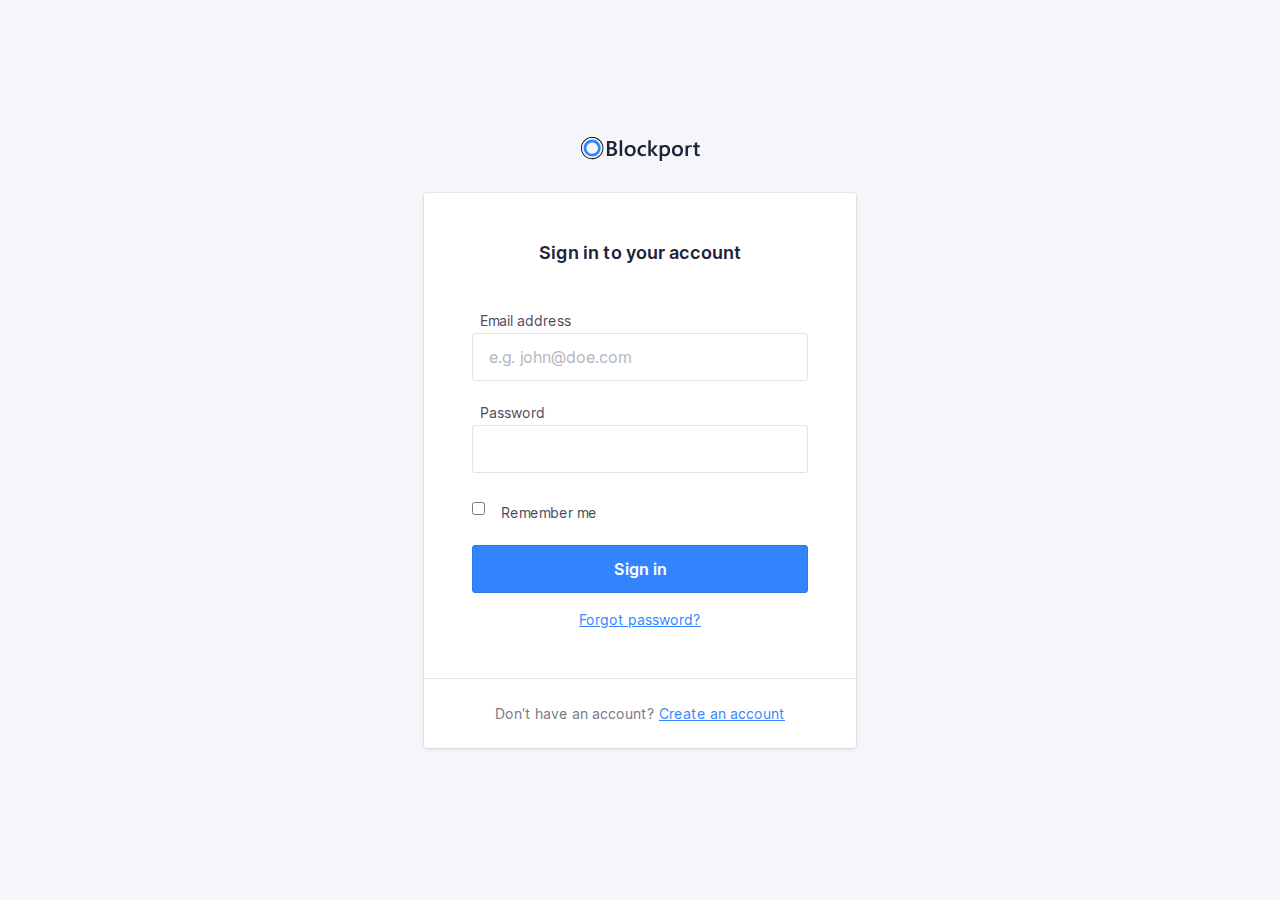
<file: create3-labo1-oplossing-master/index.html>
<!doctype html>
<html lang="en">

<head>
    <meta charset="utf-8">
    <meta http-equiv="x-ua-compatible" content="ie=edge">
    <title>Blockport - Sign in</title>
    <meta name="description" content="This is my HTML5 boilerplate.">
    <meta name="viewport" content="width=device-width, initial-scale=1.0">
    <meta name="msapplication-TileColor" content="#3385FF">
    <meta name="theme-color" content="#3385FF">

    <link rel="apple-touch-icon" sizes="180x180" href="apple-touch-icon.png">
    <link rel="icon" type="image/png" sizes="32x32" href="favicon-32x32.png">
    <link rel="icon" type="image/png" sizes="16x16" href="favicon-16x16.png">
    <link rel="manifest" href="site.webmanifest">
    <link rel="mask-icon" href="safari-pinned-tab.svg" color="#3385FF">

    <link rel="stylesheet" href="css/normalize.css">
    <link rel="stylesheet" href="css/screen.css">
</head>

<body>
    <section class="o-row o-row--lg o-row--login">
        <div class="o-container u-max-width-xs">
            <h1 class="c-logo">
                <svg class="c-logo__symbol" viewBox="0 0 119 24" xmlns="http://www.w3.org/2000/svg">
                    <title>Blockport</title>
                    <path class="c-logo__path c-logo__path--1"
                        d="M25.9496128,18.9917356 L25.9496128,4.04231406 L30.7396633,4.04231406 C32.19945,4.04231406 33.3560606,4.35834712 34.2094949,4.99041321 C35.0252057,5.55089835 35.5052521,6.4769114 35.4896465,7.4598347 C35.5056187,8.25676883 35.2485893,9.03557965 34.7604209,9.6694215 C34.2511175,10.3119823 33.5500641,10.7791057 32.7570539,11.0042975 L32.7570539,11.0459504 C33.6957957,11.1207168 34.5764055,11.5260387 35.2392256,12.1884297 C35.8602694,12.8310744 36.1707912,13.6667769 36.1707912,14.6955372 C36.1979832,15.9155062 35.6268682,17.0730015 34.6382155,17.8016529 C33.6205051,18.5950413 32.3363468,18.9917356 30.7857407,18.9917356 L25.9496128,18.9917356 Z M41.1511616,18.9918689 L38.6990404,18.9918689 L38.6990404,3.18727869 L41.1511616,3.18727869 L41.1511616,18.9918689 Z M49.1105387,19.2396694 C47.4477441,19.2396694 46.1195118,18.741157 45.1258418,17.7441322 C44.1321717,16.7471074 43.6360046,15.4247934 43.6373401,13.7771901 C43.6373401,11.9841322 44.1548767,10.5838017 45.1899495,9.57619833 C46.2250223,8.56859504 47.6200337,8.06479338 49.3749832,8.06479338 C51.0591469,8.06479338 52.3720202,8.55471073 53.3136027,9.53454547 C54.2551852,10.5143802 54.7226376,11.8730579 54.7159596,13.6105785 C54.7159596,15.313719 54.2091077,16.677686 53.195404,17.7024794 C52.1817003,18.7272727 50.8200787,19.2396694 49.1105387,19.2396694 Z M64.9231145,18.4998347 C63.986548,19.011405 62.9292595,19.2667693 61.8599663,19.2396694 C60.2572727,19.2396694 58.9657689,18.7444628 57.9854545,17.7540496 C57.0051402,16.7636364 56.5136477,15.4796694 56.5109764,13.9021488 C56.5109764,12.1434711 57.0385299,10.7312397 58.0936364,9.66545453 C59.1487429,8.59966942 60.5611166,8.0661157 62.3307576,8.06479338 C63.2258904,8.04636779 64.1144193,8.22027864 64.9351347,8.57454547 L64.9351347,10.8277686 C64.2490961,10.2941313 63.4035149,10.0011171 62.5310943,9.99471073 C61.5738178,9.96365776 60.6492491,10.3415166 59.9928283,11.0320661 C59.3330526,11.7236364 59.003165,12.6287603 59.003165,13.747438 C59.003165,14.8661157 59.3136869,15.7381818 59.9347306,16.3636364 C60.5557744,17.0023141 61.3891751,17.3216529 62.4349327,17.3216529 C63.3470917,17.3090469 64.2260005,16.9806241 64.9191077,16.3933884 L64.9191077,18.4998347 L64.9231145,18.4998347 Z M77.1256229,18.9918689 L74.0304209,18.9918689 L69.8393771,13.8605902 L69.7973064,13.8605902 L69.7973064,18.9918689 L67.3451852,18.9918689 L67.3451852,3.18727869 L69.7973064,3.18727869 L69.7973064,13.2039344 L69.8393771,13.2039344 L73.7980303,8.31462295 L76.7349663,8.31462295 L72.2814815,13.4718689 L77.1256229,18.9918689 Z M118.81569,18.8747107 C118.223016,19.1343064 117.578072,19.2557712 116.930522,19.2297521 C114.839007,19.2297521 113.793249,18.2380165 113.793249,16.2545455 L113.793249,10.2128926 L111.990219,10.2128926 L111.990219,8.31669423 L113.793249,8.31669423 L113.793249,5.84528927 L116.235354,5.15702479 L116.235354,8.31669423 L118.81569,8.31669423 L118.81569,10.2128926 L116.235354,10.2128926 L116.235354,15.5504132 C116.235354,16.1824793 116.351549,16.6340496 116.583939,16.905124 C116.81633,17.1761983 117.202312,17.3084298 117.741886,17.3018182 C118.130518,17.3099664 118.50999,17.1844984 118.81569,16.9467769 L118.81569,18.8647934 L118.81569,18.8747107 Z M109.678333,8.12826445 C110.052664,8.12904551 110.426384,8.1582218 110.796212,8.21553718 L110.796212,10.2961983 C110.392833,10.129817 109.958979,10.0480952 109.522071,10.0561983 C108.65244,10.0185786 107.815007,10.3854441 107.258266,11.0479339 C107.143588,11.1960713 107.043624,11.3548242 106.959764,11.5219835 L106.959764,18.9917356 L104.519663,18.9917356 L104.519663,8.37818184 L106.959764,8.66776859 L106.959764,8.67768594 C107.814579,8.30025824 108.742499,8.11272598 109.678333,8.12826445 Z M96.4320707,19.2396694 C94.7692761,19.2396694 93.4410438,18.741157 92.4473737,17.7441322 C91.4537037,16.7471074 90.9575366,15.4247934 90.9588721,13.7771901 C90.9588721,11.9841322 91.4764087,10.5838017 92.5114815,9.57619833 C93.5465543,8.56859504 94.9415657,8.06479338 96.6965152,8.06479338 C98.3806789,8.06479338 99.6935522,8.55471073 100.635135,9.53454547 C101.576717,10.5143802 102.04417,11.8730579 102.037492,13.6105785 C102.037492,15.313719 101.53064,16.677686 100.516936,17.7024794 C99.5032323,18.7272727 98.1416107,19.2396694 96.4320707,19.2396694 Z M87.7494781,9.53454547 C88.6883893,10.5157025 89.1578451,11.873719 89.1578451,13.608595 C89.1591806,15.3117355 88.6523287,16.6757025 87.6372896,17.7004959 C86.6222504,18.7252892 85.258625,19.2376859 83.5464141,19.2376859 C82.7065422,19.2489838 81.8737089,19.0847473 81.1023064,18.7557025 L81.1023064,23.8968595 L78.6622054,23.8968595 L78.6622054,8.31471073 L81.1023064,8.60429752 C81.9552279,8.23296681 82.8792553,8.04891403 83.8108586,8.06479338 C85.5017003,8.06479338 86.8145736,8.55471073 87.7494781,9.53454547 Z M96.5422559,9.99471073 C95.6726247,9.95709108 94.8351921,10.3239565 94.2784512,10.9864463 C93.7241864,11.6476033 93.4470539,12.5580165 93.4470539,13.7176859 C93.4470539,14.8363636 93.7275253,15.7170248 94.288468,16.3596694 C94.8529651,17.0028668 95.6823515,17.3568733 96.5422559,17.3216529 C97.5038721,17.3216529 98.2424466,17.0056198 98.7579798,16.3735537 C99.273513,15.7414876 99.5366216,14.8416529 99.5473064,13.6740496 C99.5473064,12.4998347 99.28954,11.5927273 98.7740067,10.9527273 C98.2584735,10.3127273 97.5145568,9.99338845 96.5422559,9.99471073 Z M28.4438047,6.03570248 L28.4438047,10.286281 L30.0645286,10.286281 C30.9353255,10.286281 31.6178058,10.0833058 32.1119697,9.67735538 C32.6061335,9.27140494 32.8532155,8.69619836 32.8532155,7.95173555 C32.8532155,6.67305785 31.9897643,6.03371902 30.262862,6.03371902 L28.4418013,6.03371902 L28.4438047,6.03570248 Z M28.4438047,12.2796694 L28.4438047,17.0082644 L30.5813973,17.0082644 C31.5163019,17.0082644 32.237514,16.7947108 32.7450337,16.3676033 C33.2602043,15.9259125 33.5416601,15.2742418 33.5083165,14.6003306 C33.5083165,13.0505785 32.4238271,12.2757025 30.2548485,12.2757025 L28.4518182,12.2757025 L28.4438047,12.2796694 Z M49.226734,9.99471073 C48.3571028,9.95709108 47.5196702,10.3239565 46.9629293,10.9864463 C46.4086646,11.6476033 46.131532,12.5580165 46.131532,13.7176859 C46.131532,14.8363636 46.4120034,15.7170248 46.9729461,16.3596694 C47.5370578,17.0036033 48.3664998,17.3583638 49.226734,17.3236364 C50.1883502,17.3236364 50.9269247,17.0076033 51.4424579,16.3755372 C51.9579912,15.7434711 52.2157576,14.8436364 52.2157576,13.6760331 C52.2157576,12.5018182 51.9579912,11.5947107 51.4424579,10.9547107 C50.9269247,10.3147108 50.1883502,9.99471073 49.226734,9.99471073 Z M85.8803367,16.3735537 C86.3958699,15.738843 86.6543043,14.8390083 86.6556397,13.6740496 C86.6556397,12.4985124 86.3978733,11.591405 85.8823401,10.9527273 C85.3668068,10.3140496 84.6282323,9.99471073 83.6666162,9.99471073 C82.796985,9.95709108 81.9595523,10.3239565 81.4028114,10.9864463 C81.2895823,11.124335 81.1896456,11.2724196 81.1043098,11.4287603 L81.1043098,15.9153719 C81.6149937,16.8312057 82.6094895,17.3774459 83.6646128,17.3216529 C84.626229,17.3216529 85.3648035,17.0056198 85.8803367,16.3735537 Z">
                    </path>
                    <path class="c-logo__path c-logo__path--2"
                        d="M11.1988215,19.5867769 C7.72899435,19.5891833 4.59940205,17.5218316 3.26949789,14.3488101 C1.93959376,11.1757885 2.67130845,7.5220381 5.12341434,5.09144786 C7.57552021,2.66085764 11.2650639,1.93214337 14.4714645,3.24513351 C17.6778651,4.55812363 19.7696074,7.65421885 19.771229,11.0895868 C19.7679239,15.7772288 15.9334776,19.5780304 11.1988215,19.5867769 Z M11.1988215,5.38314051 C8.86509736,5.38073339 6.75988968,6.77093308 5.86550131,8.90506387 C4.97111293,11.0391947 5.46382249,13.496632 7.11372873,15.1307206 C8.76363496,16.7648092 11.2455511,17.2534798 13.4013998,16.3687158 C15.5572486,15.4839518 16.962125,13.4001349 16.9605051,11.0895868 C16.9572,7.93949107 14.3805102,5.38572999 11.1988215,5.37917355 L11.1988215,5.38314051 Z">
                    </path>
                    <path class="c-logo__path c-logo__path--3"
                        d="M21.2917845,15.8796694 C21.3118182,15.8380165 21.3358586,15.8023141 21.3558923,15.7606612 C22.6443671,13.0744887 22.7786498,9.98607785 21.7280964,7.20021549 C20.6775431,4.41435317 18.5317957,2.16875244 15.7805219,0.975867769 L15.7805219,0.96 C15.6683333,0.910413222 15.5541414,0.874710744 15.4419529,0.82909091 C15.2937037,0.767603308 15.1434512,0.710082645 14.9931987,0.656528927 C14.792862,0.583140496 14.5925253,0.517685949 14.378165,0.458181816 C14.2319192,0.414545453 14.0856734,0.374876033 13.9394276,0.337190082 C13.7203928,0.281652893 13.501358,0.23338843 13.2823232,0.192396694 C13.1480976,0.16661157 13.0138721,0.144793388 12.8816498,0.124958678 C12.6546016,0.0905785125 12.4275533,0.0634710744 12.2005051,0.0436363637 C12.0762963,0.0337190082 11.9500842,0.0238016529 11.8258754,0.0178512397 C11.5881425,0.00462809917 11.3510774,-0.000661157024 11.1146801,0.00198347107 C10.988468,0.00198347107 10.8622559,0.00198347107 10.7380471,0.0119008265 C10.5076599,0.0218181818 10.2792761,0.0376859504 10.0528956,0.0614876034 C9.9146633,0.0753719009 9.77843434,0.0932231406 9.64220539,0.113057851 C9.44186869,0.142809918 9.22350168,0.176528926 9.01715488,0.218181818 C8.86089226,0.249917356 8.70462963,0.283636364 8.548367,0.321322314 C8.39210438,0.359008265 8.18575758,0.412561983 8.00745791,0.466115701 C7.82915825,0.519669423 7.65286195,0.577190081 7.47656566,0.638677688 C7.30026936,0.70016529 7.17405724,0.747768594 7.02580808,0.807272727 C6.82547138,0.884628098 6.63715488,0.969917355 6.44483165,1.05719008 C6.31861953,1.11471074 6.19441077,1.17421488 6.07220539,1.23768595 C5.87186869,1.34082644 5.67153199,1.45190082 5.47119529,1.56694215 C5.36301347,1.63041322 5.25683502,1.69586777 5.15065657,1.76528926 C4.95165543,1.89752066 4.75666107,2.02975207 4.5656734,2.16198347 C4.46416949,2.23603306 4.36400114,2.31140496 4.26516835,2.38809918 C4.07952302,2.52958678 3.89721661,2.67834711 3.71824916,2.83438017 C3.61607744,2.92363636 3.51791246,3.0168595 3.41774411,3.11008265 C3.25747475,3.26347108 3.10121212,3.42214876 2.94895623,3.5861157 C2.84678451,3.69719008 2.74861953,3.81024794 2.64845118,3.92528926 C2.51021886,4.08793389 2.37599327,4.25454547 2.24777778,4.42512397 C2.15161616,4.55206611 2.05946128,4.68099175 1.96930976,4.82181816 C1.90119529,4.92099175 1.82506734,5.0201653 1.75895623,5.11537188 C1.69284512,5.2105785 1.65878788,5.29190081 1.60670034,5.37917355 C1.53457912,5.49818184 1.46446128,5.61917355 1.40636364,5.74214876 C1.28415825,5.96231406 1.16796296,6.18446282 1.06178451,6.40859504 C1.02372054,6.44826445 0.995673401,6.49586778 0.981649832,6.54148761 C0.967626263,6.58710744 0.939579125,6.65454547 0.915538721,6.71008265 C0.808692479,6.95471075 0.711863077,7.20132232 0.625050505,7.44991735 C0.588989899,7.55438018 0.55426487,7.65884298 0.520875421,7.76330577 C0.444747475,8.00528927 0.377968575,8.24793388 0.320538721,8.49123966 C0.291156005,8.61157023 0.263776655,8.73190084 0.238400673,8.85223141 C0.191655443,9.07966942 0.152255892,9.30710742 0.12020202,9.53454547 C0.10016835,9.67338842 0.0821380471,9.81024795 0.0681144781,9.9490909 C0.0460774411,10.1613223 0.0320538721,10.3715703 0.022037037,10.5838017 C0.022037037,10.7365289 0.010016835,10.8872727 0.010016835,11.04 C0.010016835,11.2383471 0.010016835,11.4366942 0.026043771,11.6350413 C0.026043771,11.7917356 0.0440740741,11.9484297 0.0580976431,12.105124 C0.0761279461,12.3034711 0.104175084,12.5018182 0.132222222,12.7001653 C0.146245791,12.8429752 0.18030303,13.0036364 0.2003367,13.1543802 C0.238400673,13.3527273 0.286481481,13.5510744 0.336565657,13.7494215 C0.380639731,13.8961983 0.406683502,14.0330579 0.446750842,14.1758678 C0.506851852,14.3742149 0.576969697,14.5844628 0.647087542,14.7867769 C0.693164983,14.9157025 0.739242424,15.0446281 0.789326599,15.1715703 C0.871464646,15.3699174 0.963619529,15.5801653 1.05777778,15.7804959 C1.11387205,15.8995041 1.16996633,16.0185124 1.23006734,16.1355372 C1.33223906,16.3338843 1.44242424,16.5322314 1.55461279,16.7166942 C1.62473064,16.8357025 1.69484848,16.9527273 1.76897306,17.0677686 C1.88316498,17.2442975 2.00537037,17.4168595 2.12957912,17.587438 C2.21973064,17.7123967 2.31188552,17.8353719 2.40804714,17.9563636 C2.50420875,18.0773554 2.65646465,18.2519008 2.78468013,18.3966942 C2.91289562,18.5414876 3.02308081,18.6644628 3.14929293,18.7933884 C3.27550505,18.9223141 3.3876936,19.027438 3.51190236,19.1424794 C3.63611111,19.2575206 3.81841751,19.4241322 3.98069024,19.5590082 C4.09287879,19.6522314 4.20907407,19.7434711 4.32727273,19.8327273 C4.50957912,19.9735537 4.69388889,20.1084297 4.88621212,20.2294215 C4.9362963,20.2631405 4.98037037,20.3008265 5.03045455,20.3345455 C7.52290169,21.989742 10.5859073,22.5756212 13.5217147,21.9587191 C16.4575222,21.3418171 19.0161165,19.5746694 20.6146465,17.0598347 L20.6266667,17.0598347 C20.6647306,17.0003306 20.6947811,16.9368595 20.7328451,16.8753719 C20.8149832,16.7424794 20.8911111,16.6036364 20.9692424,16.4647934 C21.0854377,16.2763636 21.1936195,16.08 21.2917845,15.8796694 Z M6.96771044,20.4198347 C6.40765296,20.1694737 5.87129224,19.8701033 5.36501684,19.5252893 C5.18671717,19.4042975 5.01442761,19.2773554 4.84614478,19.1464463 C4.73996633,19.065124 4.63378788,18.9818182 4.53161616,18.8965289 C4.38136364,18.7715703 4.23912458,18.6406612 4.09888889,18.5097521 C3.9586532,18.378843 3.87451178,18.2995041 3.76632997,18.1884297 C3.65814815,18.0773554 3.53794613,17.9444628 3.42976431,17.8214876 C3.32158249,17.6985124 3.19737374,17.5557025 3.08718855,17.4247934 C2.97700337,17.2938843 2.91489899,17.1986777 2.83075758,17.0836364 C2.71656566,16.9249587 2.60237374,16.766281 2.49819865,16.6036364 C2.43008418,16.4965289 2.36597643,16.3894215 2.29786195,16.2803306 C2.19368687,16.1038017 2.09752525,15.9252893 1.9973569,15.7447934 C1.94126263,15.6376859 1.89117845,15.528595 1.83909091,15.4195041 C1.7609596,15.2231405 1.67681818,15.0386777 1.60069024,14.8482644 C1.55461279,14.7332231 1.51454545,14.6161983 1.47247475,14.501157 C1.40436027,14.3127273 1.34025253,14.1242975 1.28415825,13.9319008 C1.24609428,13.8029752 1.2140404,13.6760331 1.18198653,13.5490909 C1.13590909,13.3626446 1.09183502,13.1761983 1.05577441,12.9897521 C1.02973064,12.8429752 1.0076936,12.7140496 0.981649832,12.5771901 C0.953602694,12.3927273 0.92956229,12.2082644 0.911531987,12.0218182 C0.897508418,11.8809918 0.889494949,11.7401653 0.881481481,11.5993388 C0.881481481,11.4109091 0.865454545,11.2224794 0.865454545,11.0340496 C0.865454545,10.8971901 0.865454545,10.7603306 0.877474747,10.6254545 C0.877474747,10.4271074 0.899511785,10.2287603 0.919545455,10.0304132 C0.931565657,9.90743803 0.94959596,9.78247936 0.965622896,9.65950414 C0.995673401,9.44528927 1.03173401,9.23107436 1.07580808,9.01884299 C1.09784512,8.91173555 1.12188552,8.80462812 1.14792929,8.69950414 C1.20402357,8.47074382 1.27080247,8.24330577 1.34826599,8.01719009 C1.37764871,7.9246281 1.408367,7.83206612 1.44042088,7.73950414 C1.52189113,7.50545453 1.61204265,7.2740496 1.71087542,7.04528927 C1.75094276,6.95206611 1.7910101,6.86082645 1.83508418,6.76958679 C1.93525253,6.55537188 2.03542088,6.3490909 2.15762626,6.14479338 C2.21973064,6.03570248 2.27983165,5.92661158 2.34594276,5.81752064 C2.45412458,5.63900825 2.5683165,5.46644628 2.68651515,5.29586778 C2.7686532,5.17685949 2.85279461,5.0598347 2.93893939,4.94479338 C3.06047699,4.7847934 3.18602133,4.62876031 3.31557239,4.47669423 C3.40505612,4.36826447 3.49520763,4.26710742 3.58602694,4.17322312 C3.73026936,4.01983471 3.87718294,3.86842975 4.02676768,3.71900826 C4.11491582,3.63438017 4.20506734,3.55173554 4.29722222,3.47107438 C4.46016275,3.32694215 4.62710998,3.18809917 4.79806397,3.05454545 C4.88754769,2.98446281 4.978367,2.91834711 5.07052189,2.85619835 C5.24815375,2.72396694 5.42912458,2.60099173 5.61343434,2.48727273 C5.71093152,2.42512397 5.80909651,2.36561983 5.90792929,2.30876033 C6.09090349,2.20165289 6.27654882,2.09983471 6.46486532,2.00330579 C6.57705387,1.94644628 6.69057799,1.89157025 6.80543771,1.83867769 C6.98306957,1.75669422 7.16203704,1.67933884 7.34234007,1.60661157 C7.47589785,1.55239669 7.61413018,1.50082645 7.75703704,1.45190082 C7.91864196,1.39504132 8.08225029,1.34214876 8.24786195,1.29322314 C8.41347361,1.24429752 8.57975307,1.2 8.74670034,1.16033058 C8.8896072,1.12595041 9.03318182,1.09421488 9.17742424,1.06512397 C9.36841191,1.02677686 9.56073514,0.994380165 9.75439394,0.967933885 C9.87993826,0.950743802 10.0061504,0.934876033 10.1330303,0.920330577 C10.3440516,0.899173554 10.5557407,0.883966942 10.7680976,0.874710744 L11.1126768,0.874710744 C11.3317116,0.874710744 11.5514141,0.880000001 11.7717845,0.890578513 L12.1143603,0.914380167 C12.3307239,0.932892563 12.5464197,0.958677687 12.7614478,0.991735538 C12.8829854,1.01024793 13.004523,1.0307438 13.1260606,1.05322314 C13.330404,1.09157025 13.5347475,1.13652893 13.7390909,1.18809918 C13.8713131,1.22181818 14.0035354,1.25752066 14.1397643,1.29719008 C14.3320875,1.35404959 14.523743,1.41619835 14.7147306,1.48363636 C14.8509596,1.53322314 14.9851852,1.58479339 15.115404,1.64033058 C17.755199,2.69780719 19.8336285,4.79210648 20.8551251,7.42387715 C21.8766218,10.0556478 21.7496417,12.9890377 20.5044613,15.5246281 C20.4123064,15.7229752 20.3041246,15.8975206 20.207963,16.08 C20.1378451,16.2029752 20.0697306,16.3279339 19.9956061,16.4489256 C17.2731751,20.8198837 11.7011151,22.517402 6.96771044,20.4178512 L6.96771044,20.4198347 Z">
                    </path>
                </svg>
            </h1>
            <form class="c-card" action="#">
                <div class="c-card__body">
                    <h2 class="c-card__title">
                        Sign in to your account
                    </h2>
                    <p class="c-form-field">
                        <label class="c-label" for="username">
                            Email address
                        </label>
                        <input class="c-input" type="email" name="username" id="username"
                            placeholder="e.g. john@doe.com" required>
                    </p>
                    <p class="c-form-field">
                        <label class="c-label" for="password">
                            Password
                        </label>
                        <input class="c-input" type="password" name="password" id="password" required>
                    </p>
                    <p class="c-form-field c-form-field--option">
                        <input class="c-option" type="checkbox" id="rememberme">
                        <label class="c-label c-label--option" for="rememberme">
                            Remember me
                        </label>
                    </p>
                    <p class="u-mb-md">
                        <!-- Input type button
                                <input type="submit" class="o-button-reset c-button" value="Sign in"/>
                            -->
                        <!-- Button -->
                        <button class="o-button-reset c-button">Sign in</button>
                    </p>
                    <p class="u-text-sm u-align-text-center">
                        <a href="#!">
                            Forgot password?
                        </a>
                    </p>
                </div>
                <div class="c-card__footer">
                    <p class="u-align-text-center u-text-sm u-color-neutral-dark">
                        Don't have an account? <a href="#">Create an account</a>
                    </p>
                </div>
            </form>

        </div>
    </section>
</body>
</html>
</file>
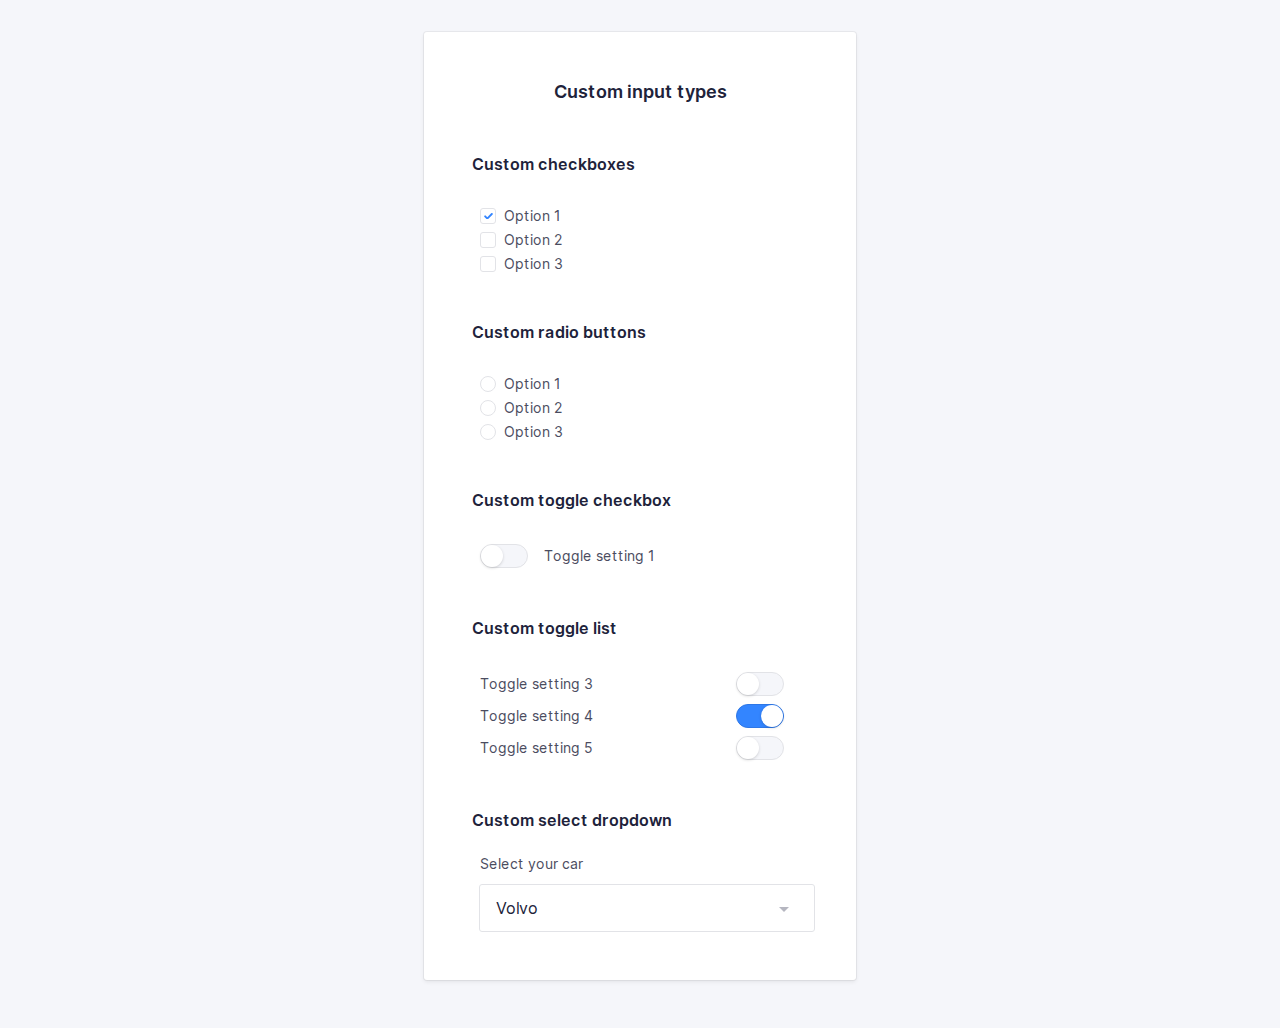
<file: create3-labo1-oplossing-master/inputs.html>
<!doctype html>
<html lang="en">
    <head>
        <meta charset="utf-8">
        <meta http-equiv="x-ua-compatible" content="ie=edge">
        <title>Blockport - Custom input types</title>
        <meta name="description" content="This is my HTML5 boilerplate.">
        <meta name="viewport" content="width=device-width, initial-scale=1.0">
        <meta name="msapplication-TileColor" content="#3385FF">
        <meta name="theme-color" content="#3385FF">

        <link rel="apple-touch-icon" sizes="180x180" href="apple-touch-icon.png">
        <link rel="icon" type="image/png" sizes="32x32" href="favicon-32x32.png">
        <link rel="icon" type="image/png" sizes="16x16" href="favicon-16x16.png">
        <link rel="manifest" href="site.webmanifest">
        <link rel="mask-icon" href="safari-pinned-tab.svg" color="#3385FF">

        <link rel="stylesheet" href="css/normalize.css">
        <link rel="stylesheet" href="css/screen.css">
        <script type="text/javascript">
            function togglePassword() {
                var passwordInput = document.querySelector(".js-password-input");

                if (passwordInput.type === "password") {
                    passwordInput.type = "text";
                } else {
                    passwordInput.type = "password";
                }
            }
        </script>
    </head>
    <body>
        <section class="o-row o-row--lg o-row--login o-row--beta">
            <div class="o-container u-max-width-xs">
                <form class="c-card" action="#">
                    <div class="c-card__body">
                        <h2 class="c-card__title">
                            Custom input types
                        </h2>
                        <div class="o-section">
                            <!-- Custom checkboxes -->
                            <h5>
                                Custom checkboxes
                            </h5>
                            <ul class="o-list c-option-list">
                                <li class="c-form-field c-form-field--option c-option-list__item">
                                    <input class="c-option c-option--hidden o-hide-accessible" type="checkbox" id="checkbox1" checked>
                                    <label class="c-label c-label--option c-custom-option" for="checkbox1">
                                        <span class="c-custom-option__fake-input c-custom-option__fake-input--checkbox">
                                            <svg class="c-custom-option__symbol c-custom-option-check" xmlns="http://www.w3.org/2000/svg" viewBox="0 0 9 6.75">
                                                <path d="M4.75,9.5a1,1,0,0,1-.707-.293l-2.25-2.25A1,1,0,1,1,3.207,5.543L4.75,7.086,8.793,3.043a1,1,0,0,1,1.414,1.414l-4.75,4.75A1,1,0,0,1,4.75,9.5" transform="translate(-1.5 -2.75)"/>
                                            </svg>
                                        </span>
                                        Option 1
                                    </label>
                                </li>
                                <li class="c-form-field c-form-field--option c-option-list__item">
                                    <input class="c-option c-option--hidden o-hide-accessible" type="checkbox" id="checkbox2">
                                    <label class="c-label c-label--option c-custom-option" for="checkbox2">
                                        <span class="c-custom-option__fake-input c-custom-option__fake-input--checkbox">
                                            <svg class="c-custom-option__symbol c-custom-option-check" xmlns="http://www.w3.org/2000/svg" viewBox="0 0 9 6.75">
                                                <path d="M4.75,9.5a1,1,0,0,1-.707-.293l-2.25-2.25A1,1,0,1,1,3.207,5.543L4.75,7.086,8.793,3.043a1,1,0,0,1,1.414,1.414l-4.75,4.75A1,1,0,0,1,4.75,9.5" transform="translate(-1.5 -2.75)"/>
                                            </svg>
                                        </span>
                                        Option 2
                                    </label>
                                </li>
                                <li class="c-form-field c-form-field--option c-option-list__item">
                                    <input class="c-option c-option--hidden o-hide-accessible" type="checkbox" id="checkbox3">
                                    <label class="c-label c-label--option c-custom-option" for="checkbox3">
                                        <span class="c-custom-option__fake-input c-custom-option__fake-input--checkbox">
                                            <svg class="c-custom-option__symbol c-custom-option-check" xmlns="http://www.w3.org/2000/svg" viewBox="0 0 9 6.75">
                                                <path d="M4.75,9.5a1,1,0,0,1-.707-.293l-2.25-2.25A1,1,0,1,1,3.207,5.543L4.75,7.086,8.793,3.043a1,1,0,0,1,1.414,1.414l-4.75,4.75A1,1,0,0,1,4.75,9.5" transform="translate(-1.5 -2.75)"/>
                                            </svg>
                                        </span>
                                        Option 3
                                    </label>
                                </li>
                            </ul>
                        </div>
                        <div class="o-section">
                            <!-- Custom radio buttons -->
                            <h5>
                                Custom radio buttons
                            </h5>
                            <ul class="o-list c-option-list">
                                <li class="c-form-field c-form-field--option c-option-list__item">
                                    <input class="c-option c-option--hidden o-hide-accessible" type="radio" name="radios" id="radio1">
                                    <label class="c-label c-label--option c-custom-option" for="radio1">
                                        <span class="c-custom-option__fake-input c-custom-option__fake-input--radio">
                                            <span class="c-custom-option__symbol c-custom-option__symbol--radio"></span>
                                        </span>
                                        Option 1
                                    </label>
                                </li>
                                <li class="c-form-field c-form-field--option c-option-list__item">
                                    <input class="c-option c-option--hidden o-hide-accessible" type="radio" name="radios" id="radio2">
                                    <label class="c-label c-label--option c-custom-option" for="radio2">
                                        <span class="c-custom-option__fake-input c-custom-option__fake-input--radio">
                                            <span class="c-custom-option__symbol c-custom-option__symbol--radio"></span>
                                        </span>
                                        Option 2
                                    </label>
                                </li>
                                <li class="c-form-field c-form-field--option c-option-list__item">
                                    <input class="c-option c-option--hidden o-hide-accessible" type="radio" name="radios" id="radio3">
                                    <label class="c-label c-label--option c-custom-option" for="radio3">
                                        <span class="c-custom-option__fake-input c-custom-option__fake-input--radio">
                                            <span class="c-custom-option__symbol c-custom-option__symbol--radio"></span>
                                        </span>
                                        Option 3
                                    </label>
                                </li>
                            </ul>
                        </div>
                        <div class="o-section">
                            <!-- Custom toggle checkboxes -->
                            <h5>
                                Custom toggle checkbox
                            </h5>
                            <p class="c-form-field c-form-field--option">
                                <input class="c-option c-option--hidden o-hide-accessible c-option-move" type="checkbox" id="toggle1">
                                <label class="c-label c-label--option c-custom-toggle" for="toggle1">
                                    <span class="c-custom-toggle__fake-input">
                                    </span>
                                    Toggle setting 1
                                </label>
                            </p>
                        </div>
                        <div class="o-section">
                            <h5>
                                Custom toggle list
                            </h5>
                            <ul class="o-list c-toggle-list">
                                <li class="c-form-field c-form-field--option c-toggle-list__item">
                                    <input class="c-option c-option--hidden o-hide-accessible c-option-move" type="checkbox" id="toggle3">
                                    <label class="c-label c-label--option c-custom-toggle c-custom-toggle--inverted c-toggle__label--inverted" for="toggle3">
                                        <span class="c-custom-toggle__fake-input">
                                        </span>
                                        Toggle setting 3
                                    </label>
                                </li>
                                <li class="c-form-field c-form-field--option c-toggle-list__item">
                                    <input class="c-option c-option--hidden o-hide-accessible c-option-move" type="checkbox" id="toggle4" checked>
                                    <label class="c-label c-label--option c-custom-toggle c-custom-toggle--inverted c-toggle__label--inverted" for="toggle4">
                                        <span class="c-custom-toggle__fake-input">
                                        </span>
                                        Toggle setting 4
                                    </label>
                                </li>
                                <li class="c-form-field c-form-field--option c-toggle-list__item">
                                    <input class="c-option c-option--hidden o-hide-accessible c-option-move" type="checkbox" id="toggle5">
                                    <label class="c-label c-label--option c-custom-toggle c-custom-toggle--inverted c-toggle__label--inverted" for="toggle5">
                                        <span class="c-custom-toggle__fake-input">
                                        </span>
                                        Toggle setting 5
                                    </label>
                                </li>
                            </ul>
                        </div>
                        <div class="o-section">
                            <!-- Custom select -->
                            <h5>
                                Custom select dropdown
                            </h5>
                            <p class="c-form-field">
                                <label class="c-label" for="select1">
                                    Select your car
                                </label>
                                <span class="c-custom-select">
                                    <select class="c-input c-custom-select__input" name="select1" id="select1">
                                        <option value="volvo">Volvo</option>
                                        <option value="saab">Saab</option>
                                        <option value="mercedes">Mercedes</option>
                                        <option value="audi">Audi</option>
                                    </select>
                                    <svg style="height: 24px; width: 24px;" class="c-custom-select__symbol" xmlns="http://www.w3.org/2000/svg" viewBox="0 0 24 24">
                                        <path d="M7,10l5,5,5-5Z"/>
                                    </svg>
                                </span>
                            </p>
                        </div>
                    </div>
                </form>
            </div>
        </section>
    </body>
</html>
</file>
<file: create3-labo1-oplossing-master/css/screen.css>
/*------------------------------------*\
#FONTS
\*------------------------------------*/

@font-face {
    font-family: "Inter Web";
    font-weight: 400;
    src: url("../fonts/Inter-Regular.woff2") format("woff2")
}

@font-face {
    font-family: "Inter Web";
    font-weight: 600;
    src: url("../fonts/Inter-SemiBold.woff2") format("woff2")
}

/*------------------------------------*\
#Variables
\*------------------------------------*/

:root {
    /* colors */
    --global-color-alpha-light: #4F95FF;
    --global-color-alpha: #3385FF;
    --global-color-alpha-dark: #2E77E6;
    --global-color-alpha-x-dark: #1B4186;
    --global-color-alpha-transparent: #3385ffbf;
    --global-color-alpha-x-transparent: #3385ff4d;

    --global-color-neutral-xxxx-light: #F5F6FA;
    --global-color-neutral-xxx-light: #E2E3E7;
    --global-color-neutral-xx-light: #caccd4;
    --global-color-neutral-x-light: #b5b6c0;
    --global-color-neutral-light: #a0a1ad;
    --global-color-neutral: #8b8c9a;
    --global-color-neutral-dark: #757787;
    --global-color-neutral-x-dark: #606274;
    --global-color-neutral-xx-dark: #4b4c60;
    --global-color-neutral-xxx-dark: #35374d;
    --global-color-neutral-xxxx-dark: #20223a;

    /* border stuff */
    --global-borderRadius: 3px;
    --global-borderWidth: 1px;

    /* transitions */
    --global-transitionTiming-alpha: .1s ease-out;

    /* Baseline settings */
    --global-baseline: 8px;         
    --global-whitespace: calc(var(--global-baseline) * 3); /* = 24px */

    --global-whitespace-xs: calc(var(--global-baseline) / 2); /* = 4px */
    --global-whitespace-sm: calc(var(--global-baseline) * 1); /*  = 8px */
    --global-whitespace-md: calc(var(--global-baseline) * 2); /*  = 16px */
    --global-whitespace-lg: calc(var(--global-baseline) * 4); /*  = 32px */
    --global-whitespace-xl: calc(var(--global-whitespace) * 2); /*  = 48px */
    --global-whitespace-xxl: calc(var(--global-whitespace) * 3); /*  = 72px */

    /* input */
    --global-input-backgroundColor: White;
    --global-input-color: var(--global-color-neutral-xxxx-dark);
    --global-input-borderColor: var(--global-color-neutral-xxx-light);
    --global-input-hover-borderColor: var(--global-color-neutral-xx-light);
    --global-input-focus-borderColor: var(--global-color-alpha);
    --global-input-boxShadow: 0 0 0 3px var(--global-color-alpha-x-transparent);
}

/*------------------------------------*\
#GENERIC
\*------------------------------------*/

/*
    Generic: Page
    ---
    Global page styles + universal box-sizing:
*/

html {
    font-size: 16px;
    line-height: 1.5;
    font-family: "Inter Web", Helvetica, arial, sans-serif;
    color: var(--global-color-neutral-xxxx-dark);
    background-color: var(--global-color-neutral-xxxx-light);
    box-sizing: border-box;
    -webkit-font-smoothing: antialiased;
    -moz-osx-font-smoothing: grayscale;    
}

*,
*:before,
*:after {
    box-sizing: inherit;
}

/*
* Remove text-shadow in selection highlight:
* https://twitter.com/miketaylr/status/12228805301
*
* Customize the background color to match your design.
*/

::-moz-selection {
    background: var(--global-color-alpha);
    color: white;
    text-shadow: none;
}

::selection {
    background: var(--global-color-alpha);
    color: white;
    text-shadow: none;
}

/*------------------------------------*\
#Elements
\*------------------------------------*/

/*
Elements: Images
---
Default markup for images to make them responsive
*/

img {
    max-width: 100%;
    vertical-align: top;
}

/*
    Elements: typography
    ---
    Default markup for typographic elements
*/

h1,
h2,
h3 {
    font-weight: 700;
}

h1 {
    font-size: 36px;
    line-height: calc(var(--global-baseline) * 6);
    margin: 0 0 var(--global-whitespace);
}

h2 {
    font-size: 32px;
    line-height: calc(var(--global-baseline) * 5);
    margin: 0 0 var(--global-whitespace);
}

h3 {
    font-size: 26px;
    line-height: calc(var(--global-baseline) * 4);
    margin: 0 0 var(--global-whitespace);
}

h4,
h5,
h6 {
    font-size: 16px;
    font-weight: 600;
    line-height: calc(var(--global-baseline) * 3);
    margin: 0 0 var(--global-whitespace);
}

p,
ol,
ul,
dl,
table,
address,
figure {
    margin: 0 0 var(--global-whitespace);
}

ul,
ol {
    padding-left: var(--global-whitespace);
}

li ul,
li ol {
    margin-bottom: 0;
}

blockquote {
    font-style: normal;
    font-size: 23px;
    line-height: calc(var(--global-baseline) * 6);
    margin: 0 0 var(--global-whitespace);
}

blockquote * {
    font-size: inherit;
    line-height: inherit;
}

figcaption {
    font-weight: 400;
    font-size: 12px;
    line-height: calc(var(--global-baseline) * 2);
    margin-top: var(--global-whitespace-xxs);
}

hr {
    border: 0;
    height: var(--global-borderWidth);
    background: LightGrey;
    margin: 0 0 var(--global-whitespace);
}

a,
a:visited {
    transition: all var(--global-transitionTiming-alpha);
    color: var(--global-color-alpha);
    outline-color: var(--global-link-BoxShadowColor);
    outline-width: medium;
    outline-offset: 2px;
}

a:hover,
a:focus {
    color: var(--global-color-alpha-light);
}

a:active {
    color: var(--global-color-alpha-dark);
}

label,
input {
    display: block;
}

input::placeholder {
    color: var(--global-color-neutral-x-light);
}

/*------------------------------------*\
#OBJECTS
\*------------------------------------*/

/*
    Objects: Row
    ---
    Creates a horizontal row that stretches the viewport and adds padding around children
*/

.o-row {
    position: relative;
    padding: var(--global-whitespace) var(--global-whitespace) 0;
}

.o-row--login {
    min-height: 100vh;
    display: flex;
    align-items: center;
}

/* size modifiers */

.o-row--lg {
    padding-top: var(--global-whitespace-lg);
    padding-bottom: var(--global-whitespace);
}

@media (min-width: 768px) {
    .o-row {
        padding-left: var(--global-whitespace-lg);
        padding-right: var(--global-whitespace-lg);
    }
}

/*
    Objects: Container
    ---
    Creates a horizontal container that sets de global max-width
*/

.o-container {
    margin-left: auto;
    margin-right: auto;
    max-width: 79.5em; /* 79.5 * 16px = 1272 */
    width: 100%;
}

/*
    Objects: section
    ---
    Creates vertical whitespace between adjacent sections inside a row
*/

.o-section {
    position: relative;
}

.o-section + .o-section {
    padding-top: var(--global-whitespace);
}

@media (min-width: 768px) {
    .o-section--lg + .o-section--lg,
    .o-section--xl + .o-section--xl {
        padding-top: var(--global-whitespace-lg);
    }
}

@media (min-width: 992px) {
    .o-section--xl + .o-section--xl {
        padding-top: var(--global-whitespace-xxl);
    }
}

/*
    Objects: Layout
    ---
    The layout object provides us with a column-style layout system. This object
    contains the basic structural elements, but classes should be complemented
    with width utilities
*/

.o-layout {
    display: -webkit-flex;
    display: -ms-flexbox;
    display: flex;
    flex-wrap: wrap;
}

.o-layout__item {
    width: 100%;
}

/* gutter modifiers, these affect o-layout__item too */

.o-layout--gutter {
    margin: 0 -12px;
}

.o-layout--gutter > .o-layout__item {
    padding: 0 12px;
}

.o-layout--gutter-sm {
    margin: 0 -6px;
}

.o-layout--gutter-sm > .o-layout__item {
    padding: 0 6px;
}

.o-layout--gutter-lg {
    margin: 0 calc(var(--global-whitespace) * -1);
}

.o-layout--gutter-lg > .o-layout__item {
    padding: 0 var(--global-whitespace);
}

.o-layout--gutter-xl {
    margin: 0 calc(var(--global-whitespace-lg) * -1);
}

.o-layout--gutter-xl > .o-layout__item {
    padding: 0 var(--global-whitespace-lg);
}

/* reverse horizontal row modifier */

.o-layout--row-reverse {
    flex-direction: row-reverse;
}

/* Horizontal alignment modifiers*/

.o-layout--justify-start {
    justify-content: flex-start;
}

.o-layout--justify-end {
    justify-content: flex-end;
}

.o-layout--justify-center {
    justify-content: center;
}

.o-layout--justify-space-around {
    justify-content: space-around;
}

.o-layout--justify-space-evenly {
    justify-content: space-evenly;
}

.o-layout--justify-space-between {
    justify-content: space-between;
}

/* Vertical alignment modifiers */

.o-layout--align-start {
    align-items: flex-start;
}

.o-layout--align-end {
    align-items: flex-end;
}

.o-layout--align-center {
    align-items: center;
}

.o-layout--align-baseline {
    align-items: baseline;
}

/* Vertical alignment modifiers that only work if there is one than one flex item */

.o-layout--align-content-start {
    align-content: start;
}

.o-layout--align-content-end {
    align-content: end;
}

.o-layout--align-content-center {
    align-content: center;
}

.o-layout--align-content-space-around {
    align-content: space-around;
}

.o-layout--align-content-space-between {
    align-content: space-between;
}

/*
    Objects: List
    ---
    Small reusable object to remove default list styling from lists
*/

.o-list {
    list-style: none;
    padding: 0;
}

/*
    Object: Button reset
    ---
    Small button reset object
*/

.o-button-reset {
    border: none;
    margin: 0;
    padding: 0;
    width: auto;
    overflow: visible;
    background: transparent;

    /* inherit font & color from ancestor */
    color: inherit;
    font: inherit;

    /* Normalize `line-height`. Cannot be changed from `normal` in Firefox 4+. */
    line-height: normal;

    /* Corrects font smoothing for webkit */
    -webkit-font-smoothing: inherit;
    -moz-osx-font-smoothing: inherit;

    /* Corrects inability to style clickable `input` types in iOS */
    -webkit-appearance: none;
}

/*
    Object: Hide accessible
    ---
    Accessibly hide any element
*/

.o-hide-accessible {
    position: absolute;
    width: 1px;
    height: 1px;
    padding: 0;
    margin: -1px;
    overflow: hidden;
    clip: rect(0, 0, 0, 0);
    border: 0;
}

/*------------------------------------*\
#COMPONENTS
\*------------------------------------*/

/*
    Component: Logo
    ---
    Website main logo
*/

.c-logo {
    height: var(--global-whitespace);
    display: flex;
    align-items: center;
    justify-content: center;
    margin-bottom: var(--global-whitespace-lg);
}

.c-logo__symbol {
    height: 100%;
}

.c-logo__path--1 {
    fill: var(--global-color-neutral-xxxx-dark);
}

.c-logo__path--2 {
    fill: var(--global-color-alpha);
}

.c-logo__path--3 {
    fill: var(--color-alpha-x-dark);
}

@media (prefers-color-scheme: dark) {
    .c-logo__path--1,
    .c-logo__path--2,
    .c-logo__path--3{
        fill: var(--global-color-neutral-xxxx-light);
    }
}

/*
    Component: Card
    ---
    Card with box shadow
*/

.c-card {
    background-color: White;
    margin-bottom: var(--global-whitespace);
    border-radius: var(--global-borderRadius);
    box-shadow: 0 0 0 var(--global-borderWidth) rgba(0,0,0, 0.05), 0 2px 4px rgba(0,0,0,.075);
    overflow: hidden;
}

/* Add padding to child for more flexibility */
.c-card__body,
.c-card__footer {
    padding: var(--global-whitespace);
}

.c-card__footer {
    text-align: center;
    border-top: var(--global-borderWidth) solid var(--global-color-neutral-xxx-light);
}

.c-card__title {
    text-align: center;
    font-size: 18px;
    line-height: calc(var(--global-baseline) * 3);
    font-weight: 600;
}

/* This allows c-card__body and __footer to have equal padding everywhere */

.c-card__body > *:last-child,
.c-card__footer > *:last-child,
.c-card__body > *:last-child > *:last-child,
.c-card__footer > *:last-child > *:last-child {
    margin-bottom: 0;
}

@media (min-width: 27em) {
    .c-card__body {
        padding: var(--global-whitespace-xl);
    }

    .c-card__title {
        margin-bottom: var(--global-whitespace-xl);
    }
}

/*
    Component: Forms
    ---
    Everything form related here
*/

.c-form-field--option {
    display: -webkit-flex;
    display: -ms-flex;
    display: flex;
    -ms-align-items: center;
    align-items: center;
}

/*
    Component: Input
    ---
    Class to put on all input="text" like form inputs
*/

.c-input {
    -webkit-appearance: none;
    -moz-appearance: none;
    appearance: none;
    width: 100%;
    border: var(--global-borderWidth) solid var(--global-input-borderColor);
    border-radius: var(--global-borderRadius);
    color: var(--global-input-color);
    background-color: var(--global-input-backgroundColor);
    font-family: inherit;
    font-size: 16px;
    line-height: calc(var(--global-baseline) * 3);
    padding: calc(var(--global-baseline) * 1.5 - var(--global-borderWidth)) var(--global-whitespace-md);
    outline: none;
    transition: border var(--global-transition-timing-alpha);
}

.c-input:hover {
    border-color: var(--global-color-neutral-xx-light);
    
}

.c-input:focus,
.c-input:active {
    border-color: var(--global-color-alpha);
    box-shadow: 0 0 0 3px var(--global-color-alpha-x-transparent);
}

/* option input for checkboxes and radio buttons */

.c-option {
    margin-right: var(--global-whitespace-sm);
}

.c-custom-option__fake-input{
    display: flex;
    align-items: center;
    justify-content: center;
    border: 1px solid #E2E3E7;
    box-shadow: none;
    border-color: none;
}

.c-custom-option__fake-input--checkbox{
    display: flex;
    width: 16px;
    height: 16px;
    border: 1px solid #E2E3E7;
    border-radius: 3px;
    margin-right: 8px;
}

.c-custom-option__fake-input:hover{
    box-shadow: var(--global-input-boxShadow);
}

.c-custom-option__fake-input:focus{
    box-shadow: var(--global-input-boxShadow);
    border-color: var(--global-input-focus-borderColor);
}

.c-option--hidden + .c-custom-option .c-custom-option__symbol {
    display: none;
}

.c-option--hidden:checked + .c-custom-option {
    /*background-color: red;*/
}

.c-option--hidden:checked + .c-custom-option .c-custom-option__symbol {
    display: flex;
}

.c-custom-option-check{
    width: 9px;
    height: 6.45px;
    margin: auto;
    fill: var(--global-color-alpha);
}

.c-custom-option__fake-input--radio{
    width: 16px;
    height: 16px;
    border-radius: 8px;
    margin-right: 8px;
}   

.c-custom-option__symbol--radio{
    width: 6px;
    height: 6px;
    border-radius: 3px;
    background: var(--global-color-alpha);
}

.c-custom-toggle{
    display: flex;
    align-items: center;
    justify-content: center;
}

.c-custom-toggle__fake-input{
    display: block;
    margin: 0 16px 0 0 ;
    width: 48px;
    height: 24px;
    border: 1px solid #E2E3E7;
    border-radius: 24px;
    background-color: #F5F6FA;
    text-align: right;
}

.c-custom-toggle__fake-input::after{
    display: block;
    height: 22px;
    width: 22px;
    border-radius: 11px;
    box-shadow: 0 1px 3px rgba(0, 0, 0, 0.16);
    background-color: white;
    content: '';
    transition: all var(--transition-alpha);
    animation: slide_left 1s;
}

.c-option-move:checked + .c-custom-toggle .c-custom-toggle__fake-input::after{
    transform: translateX(24px);
    animation: slide_right 1s;
}

.c-option-move:checked + .c-custom-toggle .c-custom-toggle__fake-input{
    background-color: #3385FF;
    border-color: #2E77E6;
}

.c-option-move:focus + .c-custom-toggle .c-custom-toggle__fake-input{
    box-shadow: var(--global-input-boxShadow);
    border-color: var(--global-input-focus-borderColor);
}

.c-option-move:active + .c-custom-toggle .c-custom-toggle__fake-input::after{
    animation: slide_right 4s;
}

@keyframes slide_right {
    0% {
        transform: translateX(0px);
        width: 22px;
    }
    50%{
        width: 25px;
    }
    100% {
        width: 22px;
    }
}

@keyframes slide_left {
    0% {
        transform: translateX(24px);
        width: 22px;
    }
    50%{
        width: 25px;
    }
    100% {
        width: 22px;
    }
}

.c-toggle__label--inverted{
    display: flexbox;
    flex-direction: row-reverse;
    width: 100%;
    justify-content: space-between;
}

.c-custom-select__input{
    border: 1px solid #E2E3E7;
}

@media (prefers-color-scheme: dark) {
    html {
        background-color: var(--global-color-neutral-xxxx-dark);
    }
}

/*
    Component: Label
    ---
    Class to put on all form labels
*/

.c-label {
    display: flex;
    margin: 8px;
    margin-bottom: 0;
    font-size: 14px;
    padding-bottom: var(--global-whitespace-xs);    
    line-height: calc(var(--global-baseline) * 2);
    color: var(--global-color-neutral-xx-dark);
}

.c-custom-select{
    margin-left: 7px;
}

.c-custom-select__symbol{
    fill: #B5B6C0;
    position: absolute;
    margin: -35px 300px;

}

.c-label--option {
    padding-bottom: 0;
}

.c-custom-select__input{
    margin-top: 8px;
}

/*
    Component: Button
    ---
    Class to put on form buttons or
*/

.c-button {
    font-size: 16px;
    font-weight: 700;
    border-radius: var(--global-borderRadius);
    border: var(--global-borderWidth) solid var(--global-color-alpha-dark);
    background-color: var(--global-color-alpha);
    color: #fff;
    padding: calc(var(--global-baseline) * 1.5 - var(--global-borderWidth)) var(--global-whitespace-md);
    line-height: calc(var(--global-baseline) * 3);
    width: 100%;
    outline: none;
    transition: all var(--global-transition-timing-alpha);
}

.c-button:hover {
    background-color: var(--global-color-alpha-light);
}

.c-button:focus {
    box-shadow: 0 0 0 3px var(--global-color-alpha-x-transparent);
}

.c-button:active {
    background-color: var(--global-color-alpha-dark);
    box-shadow: none;
}

/*------------------------------------*\
#UTILITIES
\*------------------------------------*/

/*
    Utilities: color
    ---
    Utility classes to put specific colors onto elements
*/

.u-color-neutral {
    color: var(--global-color-neutral);
}

.u-color-neutral-dark {
    color: var(--global-color-neutral-dark);
}

/*
    Utilities: spacing
    ---
    Utility classes to put specific margins and paddings onto elements
*/

.u-pt-clear {
    padding-top: 0 !important;
}

.u-mb-clear {
    margin-bottom: 0 !important;
}

.u-mb-xs {
    margin-bottom: var(--global-whitespace-xs) !important;
}

.u-mb-sm {
    margin-bottom: var(--global-whitespace-sm) !important;
}

.u-mb-md {
    margin-bottom: var(--global-whitespace-md) !important;
}

.u-mb-lg {
    margin-bottom: var(--global-whitespace-lg) !important;
}

.u-mb-xl {
    margin-bottom: var(--global-whitespace-xl) !important;
}

.u-mb-xl {
    margin-bottom: var(--global-whitespace-xl) !important;
}

/*
    Utilities: max-width
    ---
    Utility classes to put specific max widths onto elements
*/

.u-max-width-xs {
    max-width: 27em !important;
}

.u-max-width-sm {
    max-width: 39em !important;
}

.u-max-width-md {
    max-width: 50em !important;
}

.u-max-width-lg {
    max-width: 63.5em !important;
}

.u-max-width-none {
    max-width: none !important;
}


/*
    Utilities: align
    ---
    Utility classes align text or components
*/

.u-align-text-center {
    text-align: center;
}

.u-align-center {
    margin: 0 auto;
}

/*
    Utilities: text
    Utility classes to create smaller or bigger test
*/

.u-text-sm {
    font-size: 14px;
}

/*
    Utility: Widths
    ---
    Utility classes to put specific widths onto elements
    Will be mostly used on o-layout__item
*/

.u-width-auto {
    width: auto !important;
}

.u-1-of-2 {
    width: 50% !important;
}

.u-1-of-3 {
    width: 33.3333333333% !important;
}

.u-2-of-3 {
    width: 66.6666666667% !important;
}

.u-1-of-4 {
    width: 25% !important;
}

.u-3-of-4 {
    width: 75% !important;
}

.u-1-of-5 {
    width: 20% !important;
}

.u-2-of-5 {
    width: 40% !important;
}

.u-3-of-5 {
    width: 60% !important;
}

.u-4-of-5 {
    width: 80% !important;
}

.u-1-of-6 {
    width: 16.6666666667% !important;
}

.u-5-of-6 {
    width: 83.3333333333% !important;
}

@media (min-width: 576px) {
    .u-1-of-2-bp1 {
        width: 50% !important;
    }
    .u-1-of-3-bp1 {
        width: 33.3333333333% !important;
    }
    .u-2-of-3-bp1 {
        width: 66.6666666667% !important;
    }
    .u-1-of-4-bp1 {
        width: 25% !important;
    }
    .u-3-of-4-bp1 {
        width: 75% !important;
    }
    .u-1-of-5-bp1 {
        width: 20% !important;
    }
    .u-2-of-5-bp1 {
        width: 40% !important;
    }
    .u-3-of-5-bp1 {
        width: 60% !important;
    }
    .u-4-of-5-bp1 {
        width: 80% !important;
    }
    .u-1-of-6-bp1 {
        width: 16.6666666667% !important;
    }
    .u-5-of-6-bp1 {
        width: 83.3333333333% !important;
    }
}

@media (min-width: 768px) {
    .u-1-of-2-bp2 {
        width: 50% !important;
    }
    .u-1-of-3-bp2 {
        width: 33.3333333333% !important;
    }
    .u-2-of-3-bp2 {
        width: 66.6666666667% !important;
    }
    .u-1-of-4-bp2 {
        width: 25% !important;
    }
    .u-3-of-4-bp2 {
        width: 75% !important;
    }
    .u-1-of-5-bp2 {
        width: 20% !important;
    }
    .u-2-of-5-bp2 {
        width: 40% !important;
    }
    .u-3-of-5-bp2 {
        width: 60% !important;
    }
    .u-4-of-5-bp2 {
        width: 80% !important;
    }
    .u-1-of-6-bp2 {
        width: 16.6666666667% !important;
    }
    .u-5-of-6-bp2 {
        width: 83.3333333333% !important;
    }
}

@media (min-width: 992px) {
    .u-1-of-2-bp3 {
        width: 50% !important;
    }
    .u-1-of-3-bp3 {
        width: 33.3333333333% !important;
    }
    .u-2-of-3-bp3 {
        width: 66.6666666667% !important;
    }
    .u-1-of-4-bp3 {
        width: 25% !important;
    }
    .u-3-of-4-bp3 {
        width: 75% !important;
    }
    .u-1-of-5-bp3 {
        width: 20% !important;
    }
    .u-2-of-5-bp3 {
        width: 40% !important;
    }
    .u-3-of-5-bp3 {
        width: 60% !important;
    }
    .u-4-of-5-bp3 {
        width: 80% !important;
    }
    .u-1-of-6-bp3 {
        width: 16.6666666667% !important;
    }
    .u-5-of-6-bp3 {
        width: 83.3333333333% !important;
    }
}

@media (min-width: 1200px) {
    .u-1-of-2-bp4 {
        width: 50% !important;
    }
    .u-1-of-3-bp4 {
        width: 33.3333333333% !important;
    }
    .u-2-of-3-bp4 {
        width: 66.6666666667% !important;
    }
    .u-1-of-4-bp4 {
        width: 25% !important;
    }
    .u-3-of-4-bp4 {
        width: 75% !important;
    }
    .u-1-of-5-bp4 {
        width: 20% !important;
    }
    .u-2-of-5-bp4 {
        width: 40% !important;
    }
    .u-3-of-5-bp4 {
        width: 60% !important;
    }
    .u-4-of-5-bp4 {
        width: 80% !important;
    }
    .u-1-of-6-bp4 {
        width: 16.6666666667% !important;
    }
    .u-5-of-6-bp4 {
        width: 83.3333333333% !important;
    }
}

/*------------------------------------*\
#MEDIA
\*------------------------------------*/

/*
    Media Queries
    ---
    EXAMPLE Media Queries for Responsive Design.
    These examples override the primary ('mobile first') styles.
    USE THEM INLINE!
*/

/* Extra small devices (portrait phones, less than 576px)
No media query since this is the default in mobile first design
*/

/* Small devices (landscape phones, 576px and up)
@media (min-width: 576px) {}
*/

/* Medium devices (tablets, 768px and up)
@media (min-width: 768px) {}
*/

/* Large devices (landscape tablets, desktops, 992px and up)
@media (min-width: 992px) {}
*/

/* Extra large devices (large desktops, 1200px and up)
@media (min-width: 1200px) {}
*/

/*
    Print styles.
    ---
    Inlined to avoid the additional HTTP request:
    http://www.phpied.com/delay-loading-your-print-css/
*/

@media print {
    *,
    *:before,
    *:after {
        background: transparent !important;
        color: #000 !important;
        /* Black prints faster:
        http://www.sanbeiji.com/archives/953 */
        box-shadow: none !important;
        text-shadow: none !important;
    }
    a,
    a:visited {
        text-decoration: underline;
    }
    a[href]:after {
        content: " (" attr(href) ")";
    }
    abbr[title]:after {
        content: " (" attr(title) ")";
    }
    /*
    * Don't show links that are fragment identifiers,
    * or use the `javascript:` pseudo protocol
    */
    a[href^="#"]:after,
    a[href^="javascript:"]:after {
        content: "";
    }
    pre {
        white-space: pre-wrap !important;
    }
    pre,
    blockquote {
        border: 1px solid #999;
        page-break-inside: avoid;
    }
    /*
    * Printing Tables:
    * http://css-discuss.incutio.com/wiki/Printing_Tables
    */
    thead {
        display: table-header-group;
    }
    tr,
    img {
        page-break-inside: avoid;
    }
    p,
    h2,
    h3 {
        orphans: 3;
        widows: 3;
    }
    h2,
    h3 {
        page-break-after: avoid;
    }
}
</file>
